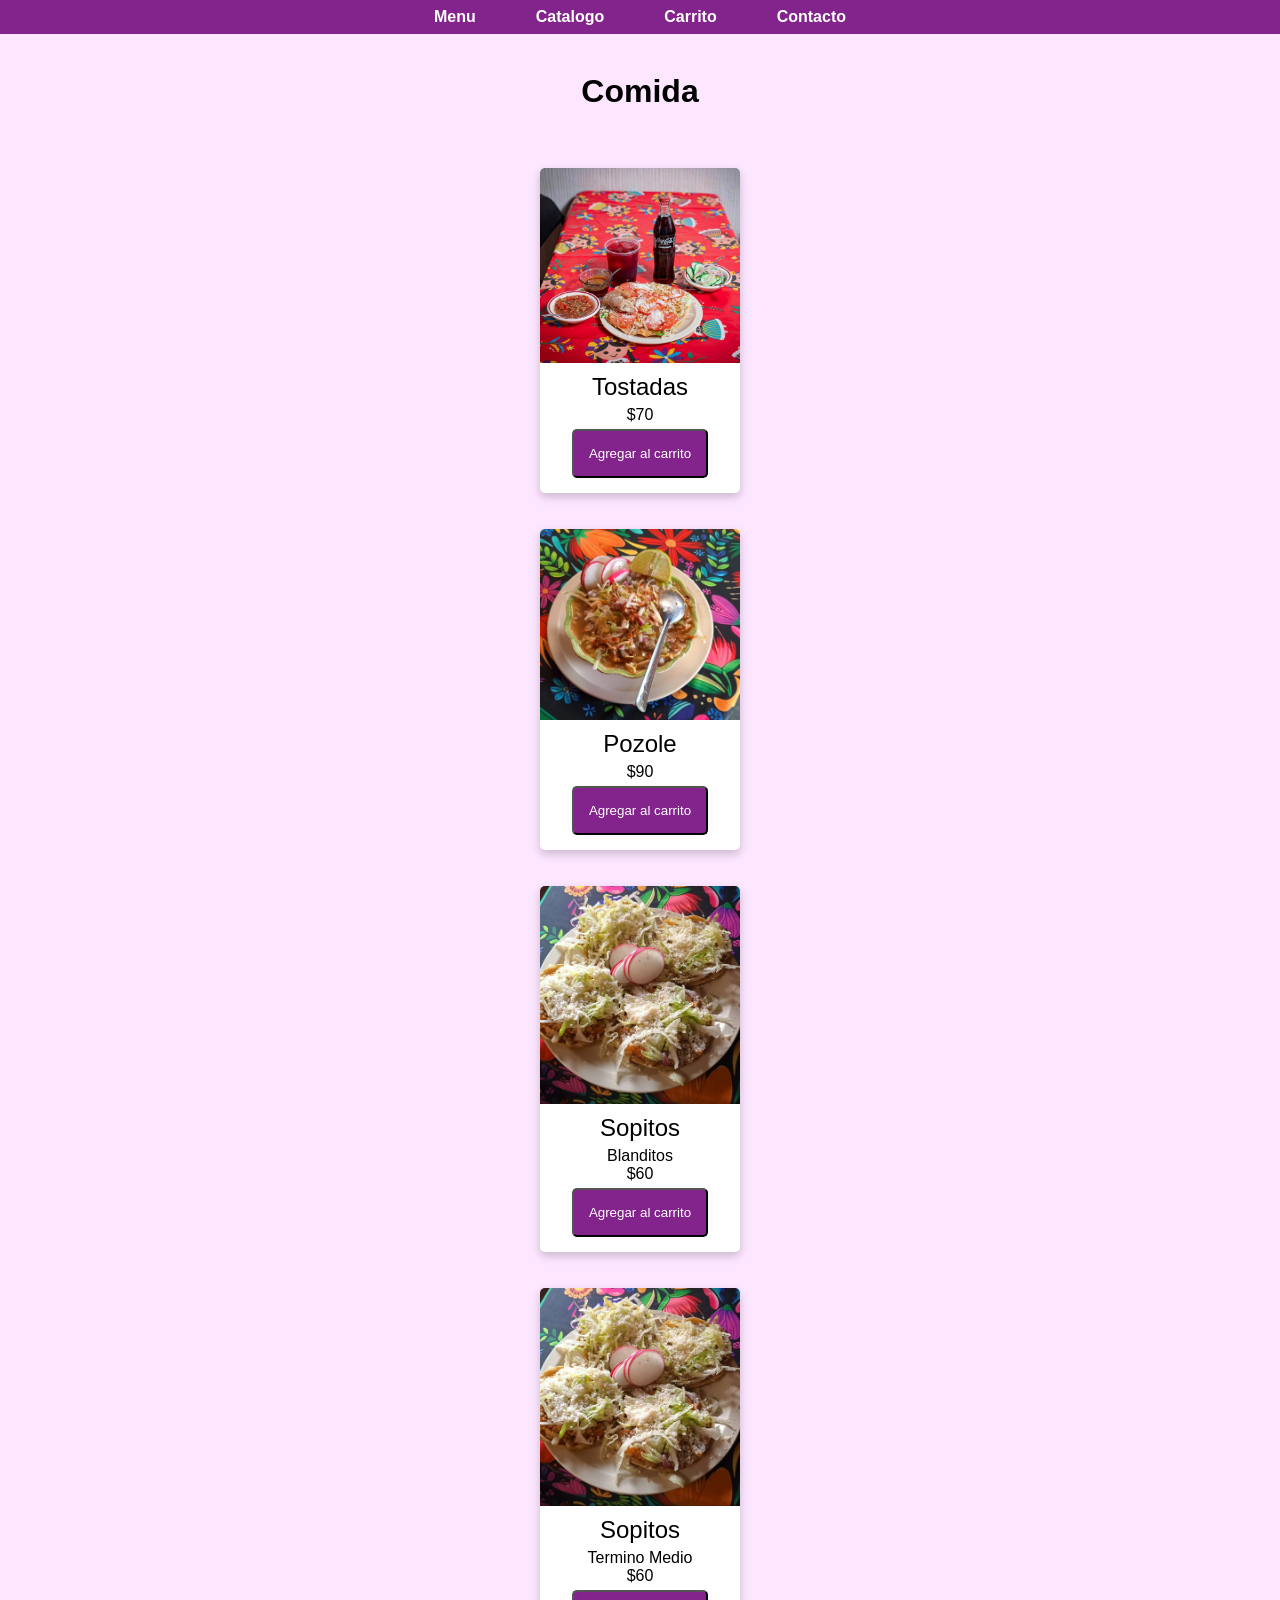
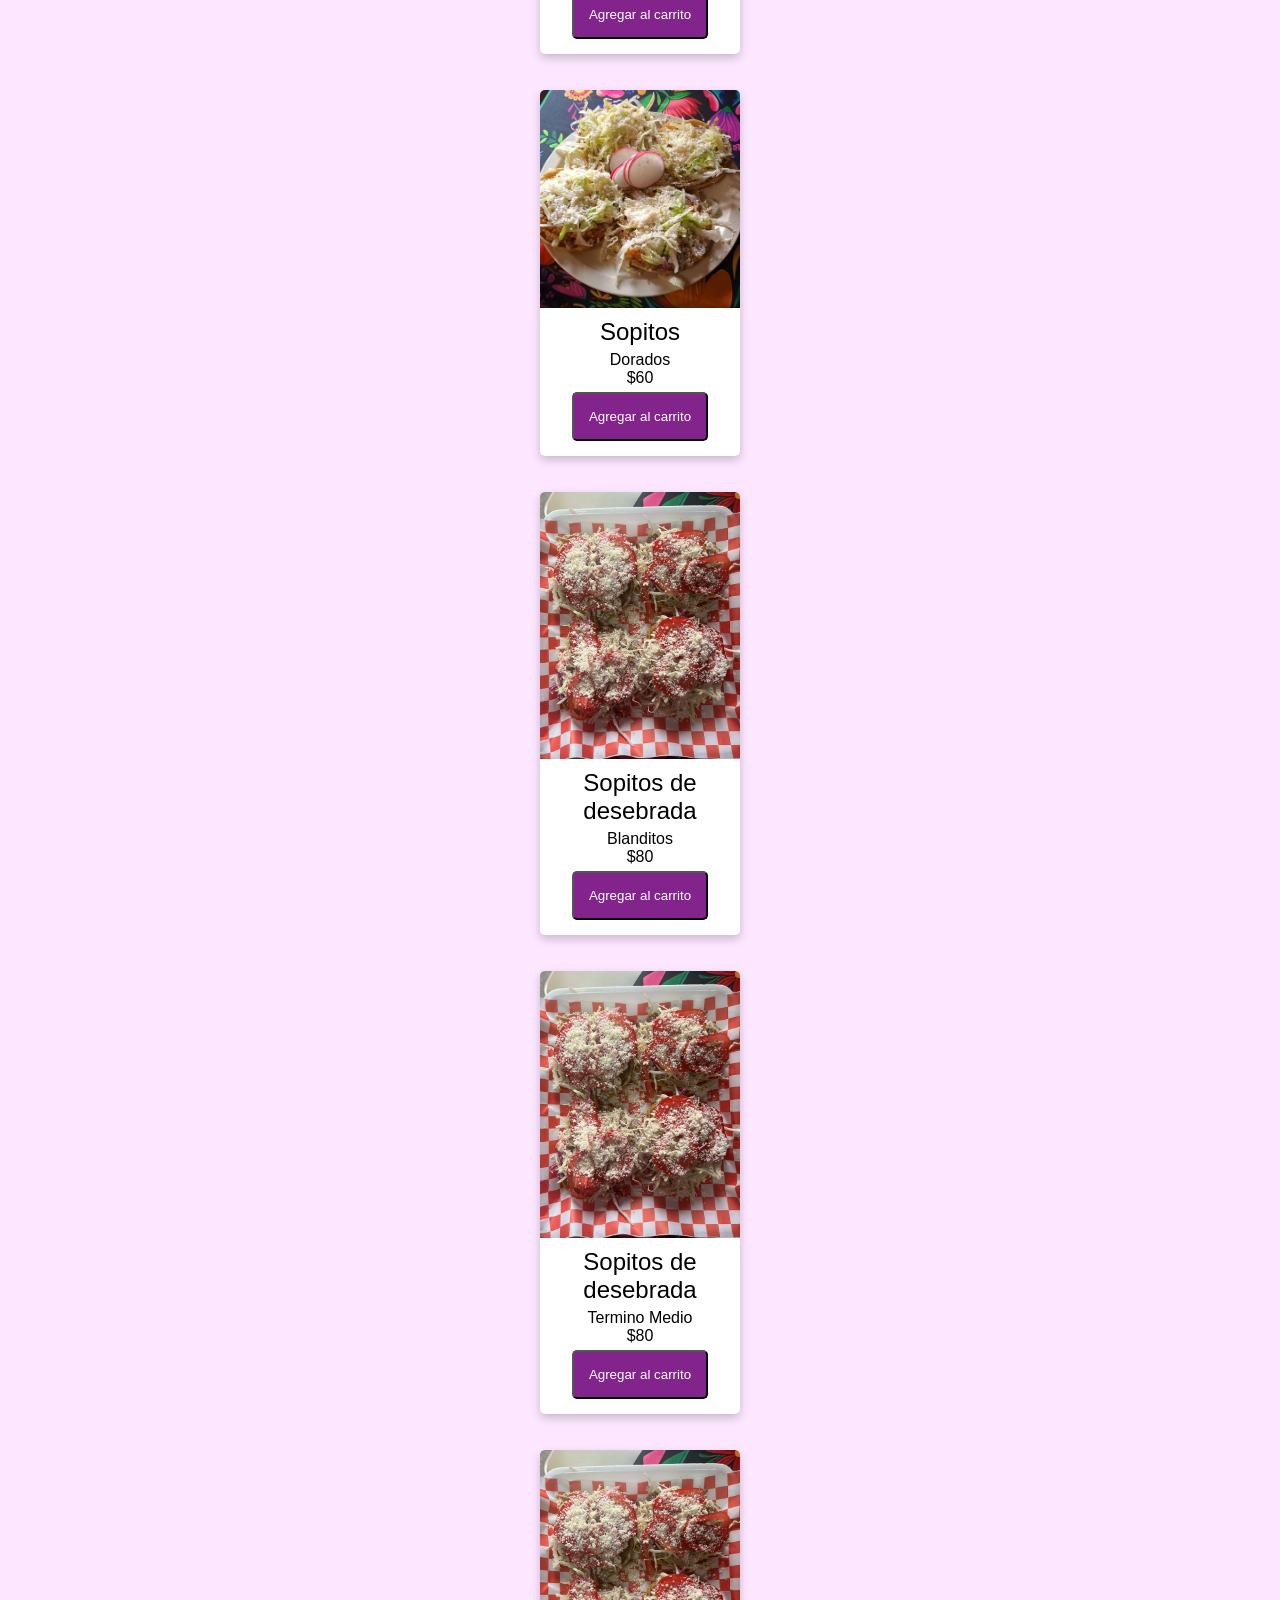
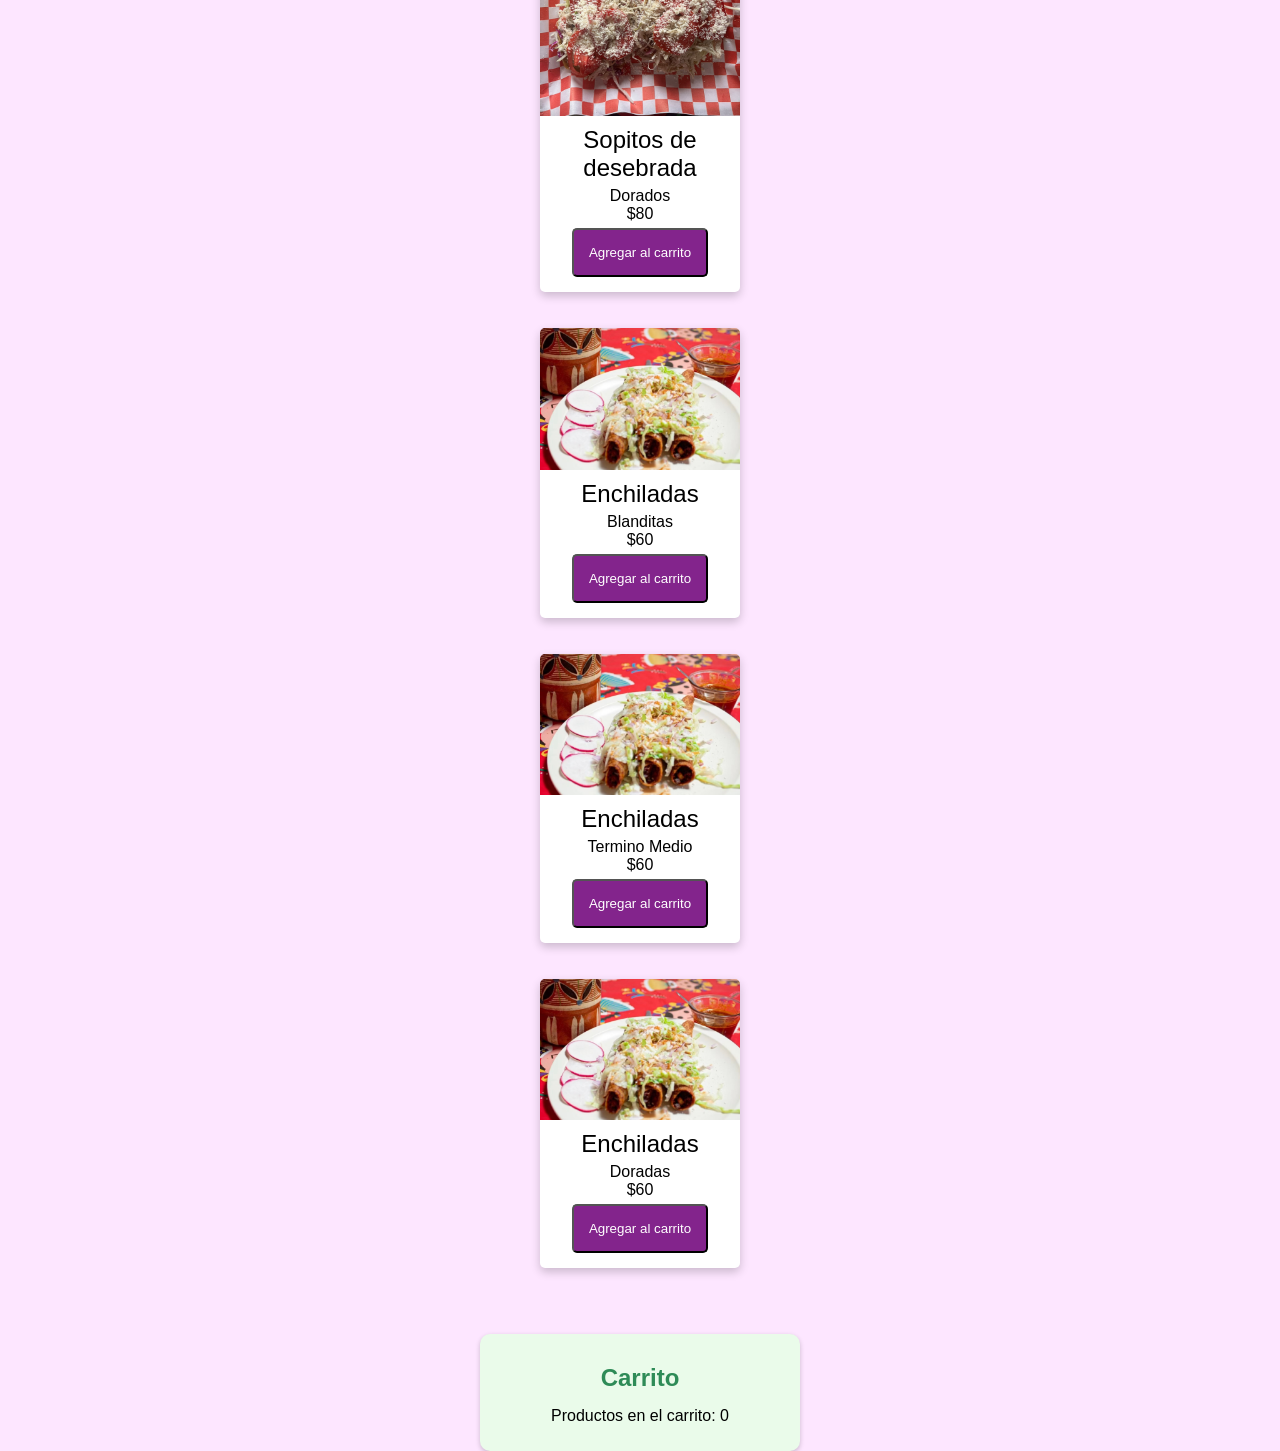
<file: carrito.html>
<!DOCTYPE html>
<html lang="en">
<head>
    <meta charset="UTF-8">
    <meta name="viewport" content="width=device-width, initial-scale=1.0">
    <title>Carrito</title>
    <link rel="stylesheet" href="css/formestilos.css">
        <center>
        <div class="navbar">
            <ul>
                <li><a href="menu.html">Menu</a></li>
                <li><a href="info.html">Catalogo</a></li>
                <li><a href="carrito.html">Carrito</a></li>
                <li><a href="contacto.html">Contacto</a></li>
            </ul>
        </div><br>
        </center>
</head>
<body>
    <center>
        <h1>Comida</h1><br><br>
        <div class="card">
            <img src="img/tostada.jpg" width="100px" height="100px">
            <div class="card-content">
                <div class="card-title">Tostadas</div>
                    <div class="car-description">
                        $70<br>
                        <button class="boton" onclick="agregarAlCarrito('Tostada')">Agregar al carrito</button>
                    </div>
                </div>
            </div>
        </div><br><br>
        <div class="card">
            <img src="img/pozole.jpg" width="100px" height="100px">
            <div class="card-content">
                <div class="card-title">Pozole</div>
                    <div class="car-description">
                        $90<br>
                        <button class="boton" onclick="agregarAlCarrito('Pozole')">Agregar al carrito</button>
                    </div>
                </div>
            </div>
        </div><br><br>
        <div class="card">
            <img src="img/sopes.jpg" width="100px" height="100px">
            <div class="card-content">
                <div class="card-title">Sopitos</div>
                    <div class="car-description">
                        Blanditos<br>
                        $60<br>
                        <button class="boton" onclick="agregarAlCarrito('Orden de Sopitos, Blanditos')">Agregar al carrito</button>
                    </div>
                </div>
            </div>
        </div><br><br>
        <div class="card">
            <img src="img/sopes.jpg" width="100px" height="100px">
            <div class="card-content">
                <div class="card-title">Sopitos</div>
                    <div class="car-description">
                        Termino Medio<br>
                        $60<br>
                        <button class="boton" onclick="agregarAlCarrito('Orden de Sopitos, Termino medio')">Agregar al carrito</button>
                    </div>
                </div>
            </div>
        </div><br><br>
        <div class="card">
            <img src="img/sopes.jpg" width="100px" height="100px">
            <div class="card-content">
                <div class="card-title">Sopitos</div>
                    <div class="car-description">
                        Dorados<br>
                        $60<br>
                        <button class="boton" onclick="agregarAlCarrito('Orden de Sopitos, Dorados')">Agregar al carrito</button>
                    </div>
                </div>
            </div>
        </div><br><br>
        <div class="card">
            <img src="img/sopes_des.jpg" width="100px" height="100px">
            <div class="card-content">
                <div class="card-title">Sopitos de desebrada</div>
                    <div class="car-description">
                        Blanditos<br>
                        $80<br>
                        <button class="boton" onclick="agregarAlCarrito('Orden de Sopitos Desebrada, Blanditos')">Agregar al carrito</button>
                    </div>
                </div>
            </div>
        </div><br><br>
        <div class="card">
            <img src="img/sopes_des.jpg" width="100px" height="100px">
            <div class="card-content">
                <div class="card-title">Sopitos de desebrada</div>
                    <div class="car-description">
                        Termino Medio<br>
                        $80<br>
                        <button class="boton" onclick="agregarAlCarrito('Orden de Sopitos Desebrada, Termino medio')">Agregar al carrito</button>
                    </div>
                </div>
            </div>
        </div><br><br>
        <div class="card">
            <img src="img/sopes_des.jpg" width="100px" height="100px">
            <div class="card-content">
                <div class="card-title">Sopitos de desebrada</div>
                    <div class="car-description">
                        Dorados<br>
                        $80<br>
                        <button class="boton" onclick="agregarAlCarrito('Orden de Sopitos Desebrada, Dorados')">Agregar al carrito</button>
                    </div>
                </div>
            </div>
        </div><br><br>

        <div class="card">
            <img src="img/enchiladas.jpg" width="100px" height="100px">
            <div class="card-content">
                <div class="card-title">Enchiladas</div>
                    <div class="car-description">
                        Blanditas<br>
                        $60<br>
                        <button class="boton" onclick="agregarAlCarrito('Orden de Enchiladas, Blanditas')">Agregar al carrito</button>
                    </div>
                </div>
            </div>
        </div><br><br>
        <div class="card">
            <img src="img/enchiladas.jpg" width="100px" height="100px">
            <div class="card-content">
                <div class="card-title">Enchiladas</div>
                    <div class="car-description">
                        Termino Medio<br>
                        $60<br>
                        <button class="boton" onclick="agregarAlCarrito('Orden de Enchiladas, Termino medio')">Agregar al carrito</button>
                    </div>
                </div>
            </div>
        </div><br><br>
        <div class="card">
            <img src="img/enchiladas.jpg" width="100px" height="100px">
            <div class="card-content">
                <div class="card-title">Enchiladas</div>
                    <div class="car-description">
                        Doradas<br>
                        $60<br>
                        <button class="boton" onclick="agregarAlCarrito('Orden de Enchiladas, Doradas')">Agregar al carrito</button>
                    </div>
                </div>
            </div>
        </div><br><br>
        <div class="carrito">
            <h2>Carrito</h2>
            <div class="contador">Productos en el carrito: <span id="cantidad">0</span></div>
            <ul id="listaCarrito"></ul>
        </div>
    </center>
    <script>
            let cantidad = 0;
            const listaCarrito = document.getElementById("listaCarrito");
            const cantidadSpan = document.getElementById("cantidad");
            function agregarAlCarrito(producto) {
                cantidad++;
                cantidadSpan.textContent = cantidad;
                const li = document.createElement("li");
                li.textContent = producto;
                listaCarrito.appendChild(li);
            }
    </script>
</body>
</html>
</file>
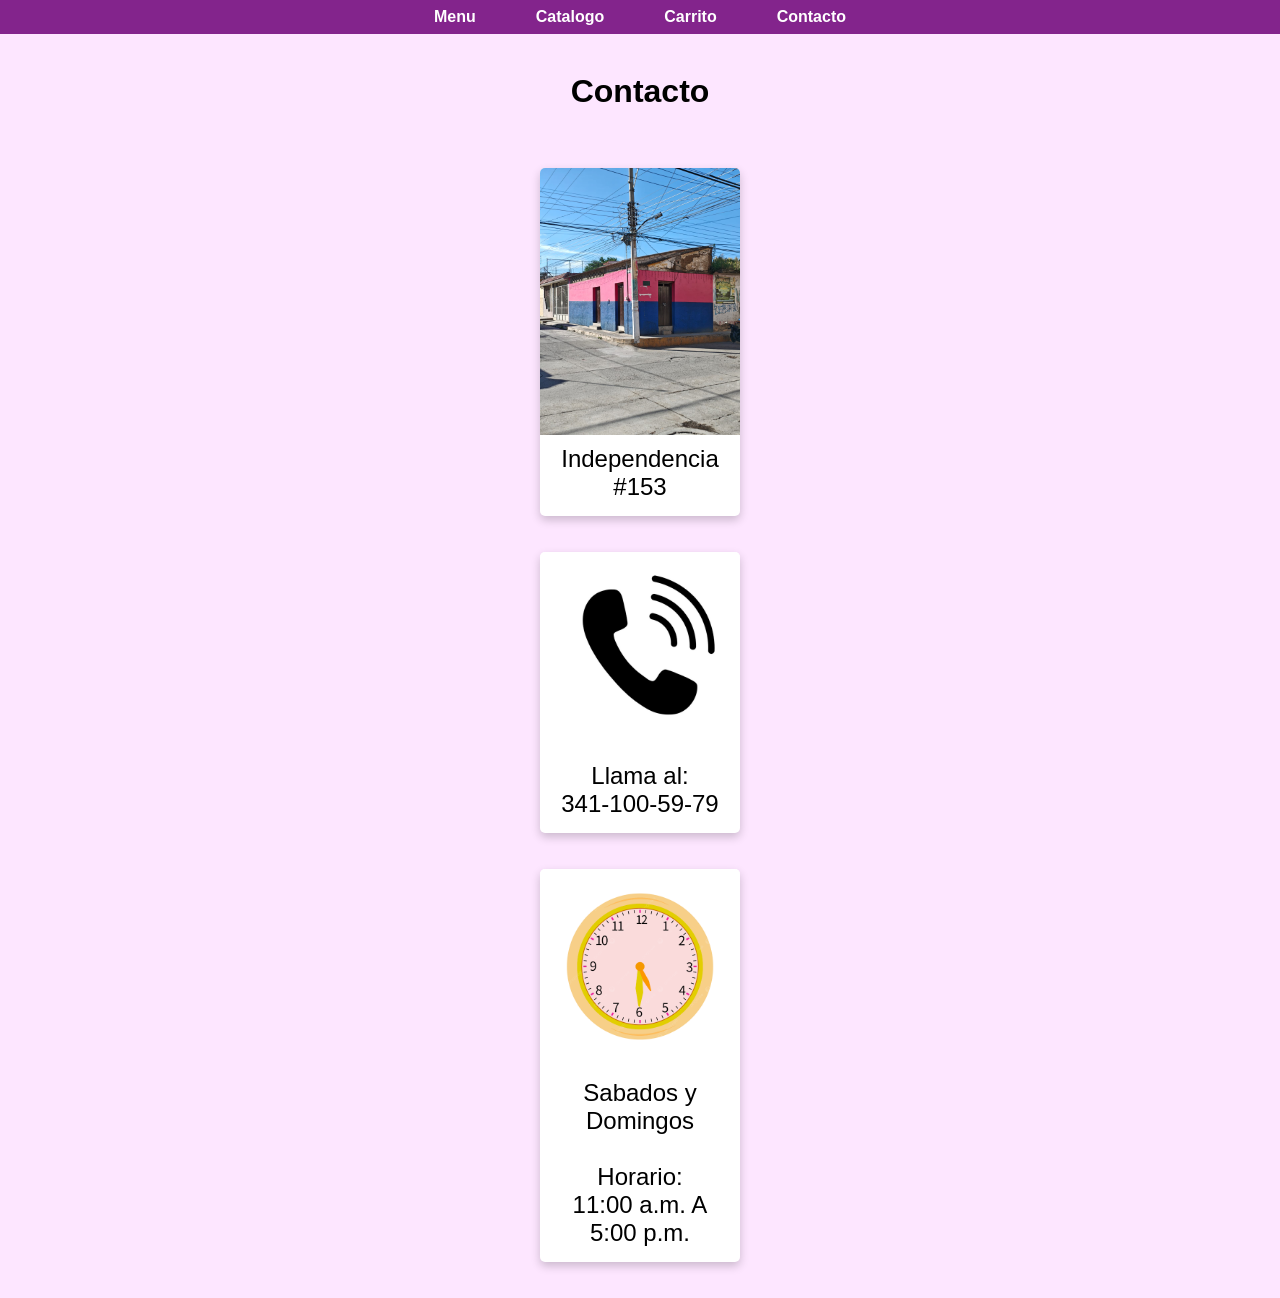
<file: contacto.html>
<!DOCTYPE html>
<html lang="en">
<head>
    <meta charset="UTF-8">
    <meta name="viewport" content="width=device-width, initial-scale=1.0">
    <title>Contacto</title>
    <link rel="stylesheet" href="css/formestilos.css">
        <center>
        <div class="navbar">
            <ul>
                <li><a href="menu.html">Menu</a></li>
                <li><a href="info.html">Catalogo</a></li>
                <li><a href="carrito.html">Carrito</a></li>
                <li><a href="contacto.html">Contacto</a></li>
            </ul>
        </div><br>
        </center>
</head>
<body>
    <center>
        <h1>Contacto</h1><br><br>
        <div class="card">
            <img src="img/local.jpg" width="100px" height="100px">
            <div class="card-content">
                <div class="card-title">Independencia #153</div>
                    <div class="car-description"></div>
                </div>
            </div>
        </div><br><br>
        <div class="card">
            <img src="img/menu3.png" width="100px" height="100px">
            <div class="card-content">
                <div class="card-title">Llama al:<br>341-100-59-79</div>
                    <div class="car-description"></div>
                </div>
            </div>
        </div><br><br>
        <div class="card">
            <img src="img/contacto1.png" width="100px" height="100px">
            <div class="card-content">
                <div class="card-title">
                    Sabados y Domingos<br><br>
                    Horario:<br>
                    11:00 a.m. A<br>
                    5:00 p.m.
                </div>
                    <div class="car-description"></div>
                </div>
            </div>
        </div><br><br>
    </center>
</body>
</html>
</file>
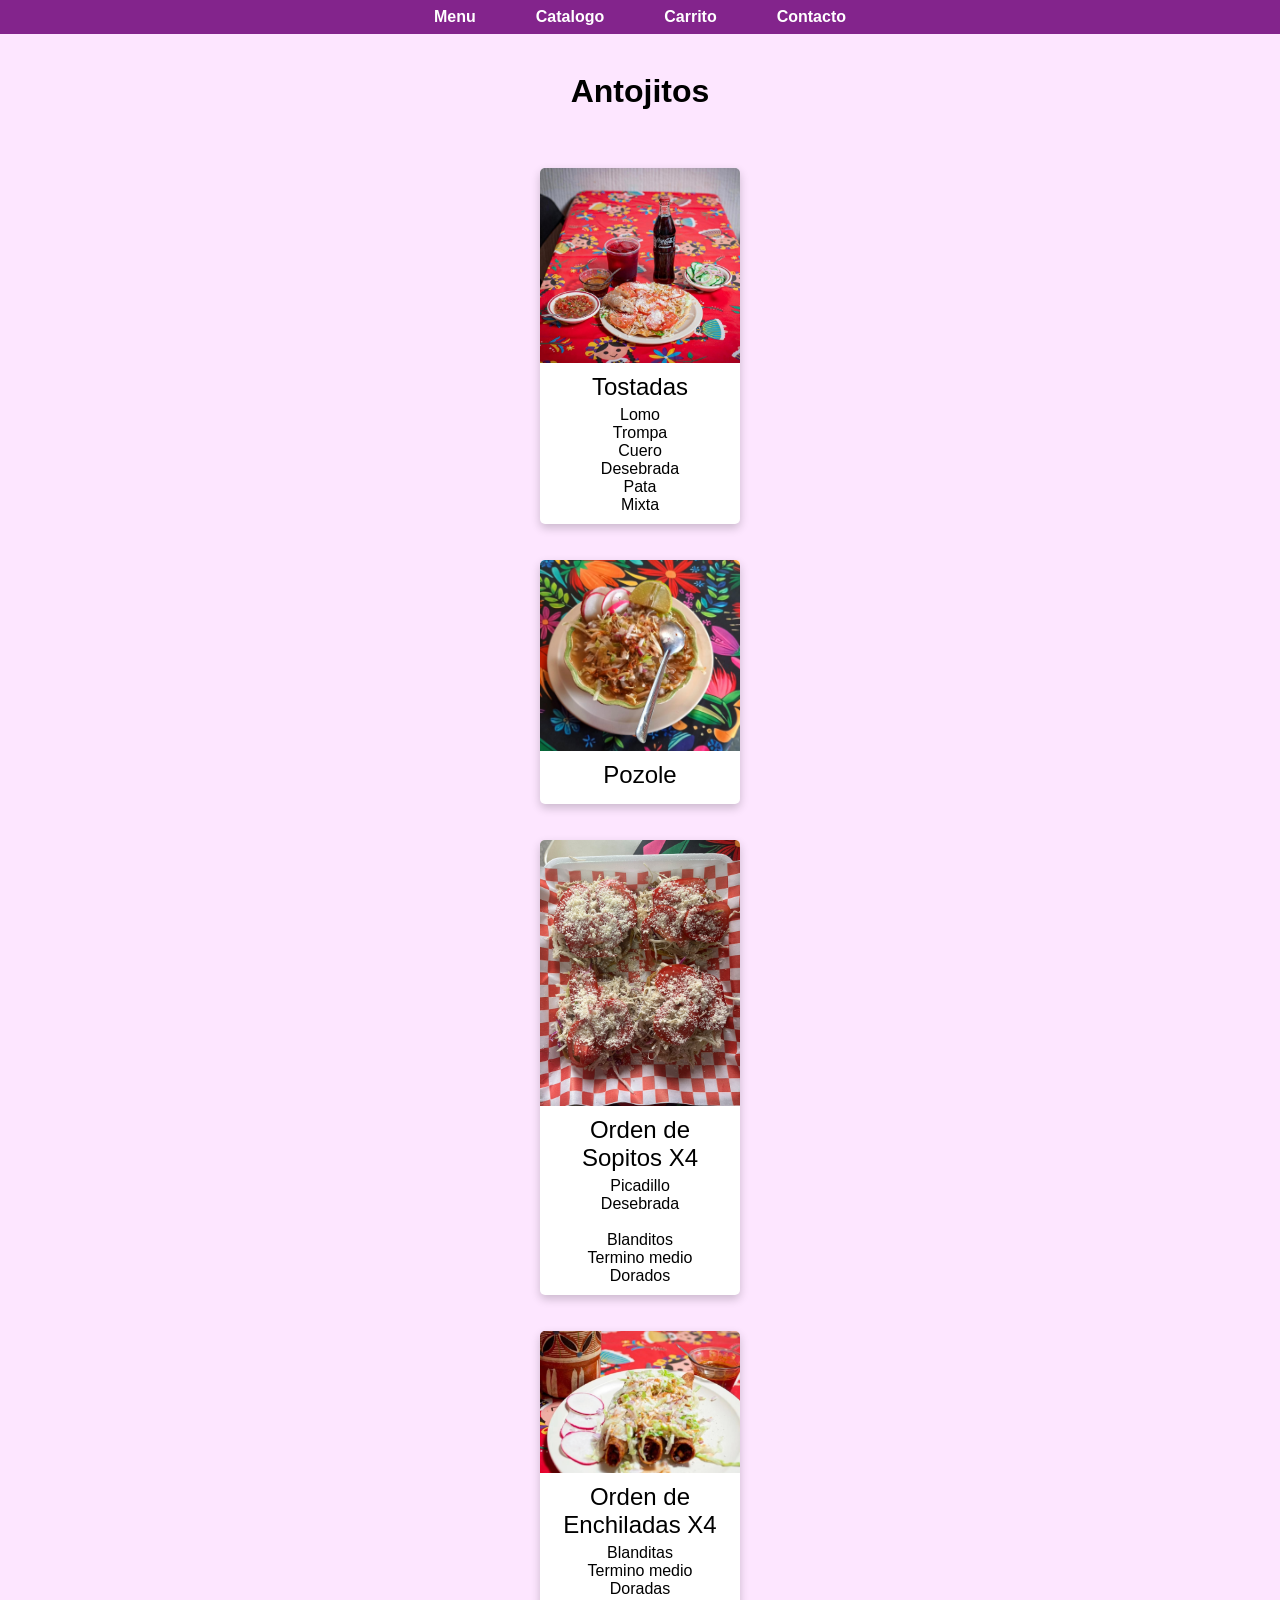
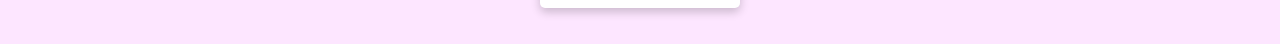
<file: info.html>
<!DOCTYPE html>
<html lang="en">
<head>
    <meta charset="UTF-8">
    <meta name="viewport" content="width=device-width, initial-scale=1.0">
    <title>Catalogo</title>
    <link rel="stylesheet" href="css/formestilos.css">
        <center>
        <div class="navbar">
            <ul>
                <li><a href="menu.html">Menu</a></li>
                <li><a href="info.html">Catalogo</a></li>
                <li><a href="carrito.html">Carrito</a></li>
                <li><a href="contacto.html">Contacto</a></li>
            </ul>
        </div><br>
        </center>
</head>
<body>
    <center>
        <h1>Antojitos</h1><br><br>
        <div class="card">
            <img src="img/tostada.jpg" width="100px" height="100px">
            <div class="card-content">
                <div class="card-title">Tostadas</div>
                    <div class="car-description">
                        Lomo<br>
                        Trompa<br>
                        Cuero<br>
                        Desebrada<br>
                        Pata<br>
                        Mixta<br>
                    </div>
                </div>
            </div>
        </div><br><br>
        <div class="card">
            <img src="img/pozole.jpg" width="100px" height="100px">
            <div class="card-content">
                <div class="card-title">Pozole</div>
                    <div class="car-description"></div>
                </div>
            </div>
        </div><br><br>
        <div class="card">
            <img src="img/sopes_des.jpg" width="100px" height="100px">
            <div class="card-content">
                <div class="card-title">Orden de Sopitos X4</div>
                    <div class="car-description">
                        Picadillo<br>
                        Desebrada<br><br>
                        Blanditos<br>
                        Termino medio<br>
                        Dorados<br>
                    </div>
                </div>
            </div>
        </div><br><br>
        <div class="card">
            <img src="img/enchiladas.jpg" width="100px" height="100px">
            <div class="card-content">
                <div class="card-title">Orden de Enchiladas X4</div>
                    <div class="car-description">
                        Blanditas<br>
                        Termino medio<br>
                        Doradas<br>
                    </div>
                </div>
            </div>
        </div><br><br>
    </center>
</body>
</html>
</file>
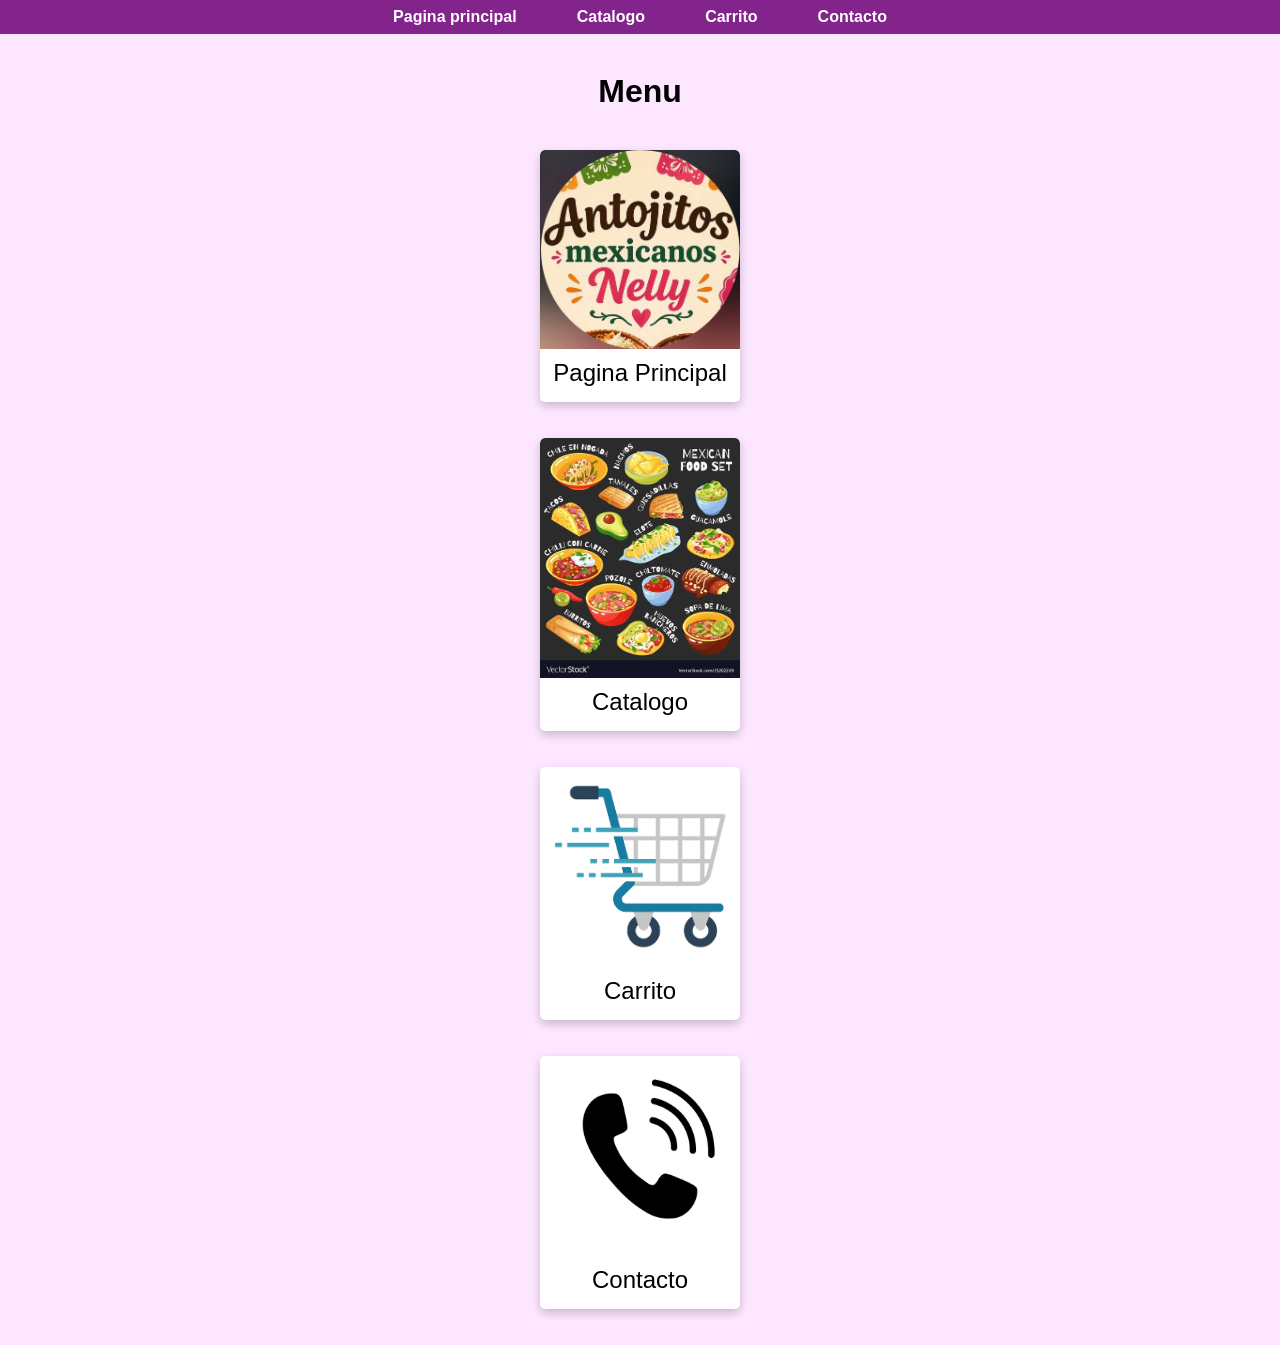
<file: menu.html>
<!DOCTYPE html>
<html lang="en">
<head>
    <meta charset="UTF-8">
    <meta name="viewport" content="width=device-width, initial-scale=1.0">
    <title>Menu</title>
    <link rel="stylesheet" href="css/formestilos.css">
        <center>
        <div class="navbar">
            <ul>
                <li><a href="index.html">Pagina principal</a></li>
                <li><a href="info.html">Catalogo</a></li>
                <li><a href="carrito.html">Carrito</a></li>
                <li><a href="contacto.html">Contacto</a></li>
            </ul>
        </div><br>
        </center>
</head>
<body>
    <center>
        <h1>Menu</h1><br>
        <div class="card">
                <div class="card">
                    <a href="index.html"><img src="img/index1.jpg" width="100px" height="100px"></a>
                    <div class="card-content">
                        <div class="card-title">Pagina Principal</div>
                        <div class="car-description">
                        </div>
                    </div>
                </div>
            </div><br><br>
        <div class="card">
                <div class="card">
                    <a href="info.html"><img src="img/menu1.jpg" width="100px" height="100px"></a>
                    <div class="card-content">
                        <div class="card-title">Catalogo</div>
                        <div class="car-description">
                        </div>
                    </div>
                </div>
            </div><br><br>
        <div class="card">
                <div class="card">
                    <a href="carrito.html"><img src="img/menu2.png" width="100px" height="100px"></a>
                    <div class="card-content">
                        <div class="card-title">Carrito</div>
                        <div class="car-description">
                        </div>
                    </div>
                </div>
            </div><br><br>
        <div class="card">
                <div class="card">
                    <a href="contacto.html"><img src="img/menu3.png" width="100px" height="100px"></a>
                    <div class="card-content">
                        <div class="card-title">Contacto</div>
                        <div class="car-description">
                        </div>
                    </div>
                </div>
            </div><br><br>
    </center>
</body>
</html>
</file>
<file: css/formestilos.css>
/*Estilos para todo body*/
body {
    margin: 0;
    font-family:'Trebuchet MS', 'Lucida Sans Unicode', 'Lucida Grande', 'Lucida Sans', Arial, sans-serif;
    background-color: #fde6ff; /*Color del fondo*/
    color: #000000;
}

/*Barra de navegacion superior*/
.navbar {
    background-color: #83248c; /*Color de barra de navegacion*/
    padding: 0.5em 0;
}

.navbar ul {
    list-style: none;
    margin: 0;
    padding: 0;
    display: flex; 
    justify-content: center;
}

.navbar li {
    margin: 0 15px;
}

.navbar a {
    text-decoration: none;
    color: white; /*Color de letra de la barra de navegacion*/
    font-weight: bold;
    padding: 10px 15px;
    transition: background-color 0.3s ease;
    border-radius: 5px;
}


.navbar a:hover {
    background-color: #ac2fb8; /*Color al pasar por encima de un boton de la barra de navegacion*/
    color: #000;
}

/*Barra de navegacion a la izquierda*/
.navbar2 {
    width: 250px;
    height: 100vh;
    background-color: #b15e00; /*Color de barra de navegacion*/
    padding-top: 20px;
    position: fixed;
    top: 0;
    left: 0;
}

.navbar2 a {
    display: block;
    text-decoration: none;
    color: white; /*Color de letra de la barra de navegacion*/
    font-weight: bold;
    padding: 10px 15px;
    transition: background-color 0.3s ease;
    border-radius: 5px;
}


.navbar2 a:hover {
    background-color: #e07802; /*Color al pasar por encima de un boton de la barra de navegacion*/
    color: #000;
}

/*Efecto de levantamiento al pasar por una imagen*/
.galeria img {
  transition: transform 0.5s ease, box-shadow 0.5s ease;
  transform-style: preserve-3d;
  border-radius: 10px;
  cursor: pointer;
}
.estilo1:hover {
  transform: rotateY(15deg) scale(1.1);
  box-shadow: 0 10px 20px rgba(0,0,0,0.3);
}

/*Formulario*/
form {
      background-color: #01459f; /*Color de formulario*/
      padding: 20px;
      border-radius: 8px;
      max-width: 500px;
      margin: auto;
      box-shadow: 0 0 10px rgba(0,0,0,0.2);
    }

    label {
      display: block;
      margin-top: 10px;
      font-weight: bold;
      color: #000000;
    }

    input, select {
      width: 100%;
      padding: 8px;
      margin-top: 5px;
      border: 1px solid #008bfc;
      border-radius: 5px;
    }

/*Botones*/
    .boton {
  color: white; /*Color de texto del boton*/
  text-decoration: none;
  padding: 15px;
  margin: 5px 10px;
  background-color: #83248c; /*Color del boton*/
  border-radius: 5px;
  text-align: center;
  transition: transform 0.3s ease, background-color 0.3s ease;
}


.boton:hover {
  background-color: #ac2fb8; /*Color al pasar por encima del boton*/
  transform: scale(1.1);
}

.cards {
  display: grid;
  grid-template-columns: 
    repeat(3, 1fr);
  gap: 20px;
}

/*Tarjetas con informacion e imagen*/
.card {
      max-width: 200px;
      margin: auto;
      background-color: #ffffff;
      border-radius: 5px;
      box-shadow: 0 4px 10px rgba(0,0,0,0.2);
      overflow: hidden;
      transition: transform 0.3s ease;
    }

    .card:hover {
      transform: scale(1.03);
    }

    .card img {
      width: 100%;
      height: auto;
      display: block;
    }

    .card-content {
      padding: 10px;
    }

    .card-title {
      font-size: 1.5em;
      color: #000000;
      margin-bottom: 05px;
      text-align: center;
    }

    .card-description {
      font-size: 1em;
      color: #333;
      text-align: justify;
    }

    /*Mostrar los productos en el carrito*/
.carrito {
      margin-top: 30px;
      padding: 10px;
      background-color: #eafbea; /*Color del fondo*/
      border-radius: 10px;
      max-width: 300px;
      margin-left: auto;
      margin-right: auto;
      box-shadow: 0 2px 5px rgba(0,0,0,0.2);
    }

    .carrito h2 {
      color: #2e8b57; /*Color de letra*/
      margin-bottom: 15px;
      text-align: center;
    }

    .carrito ul {
      list-style: none;
      padding: 0;
    }

    .carrito li {
      padding: 5px 0;
      border-bottom: 1px solid #ccc;
      color: #333;
    }
</file>
